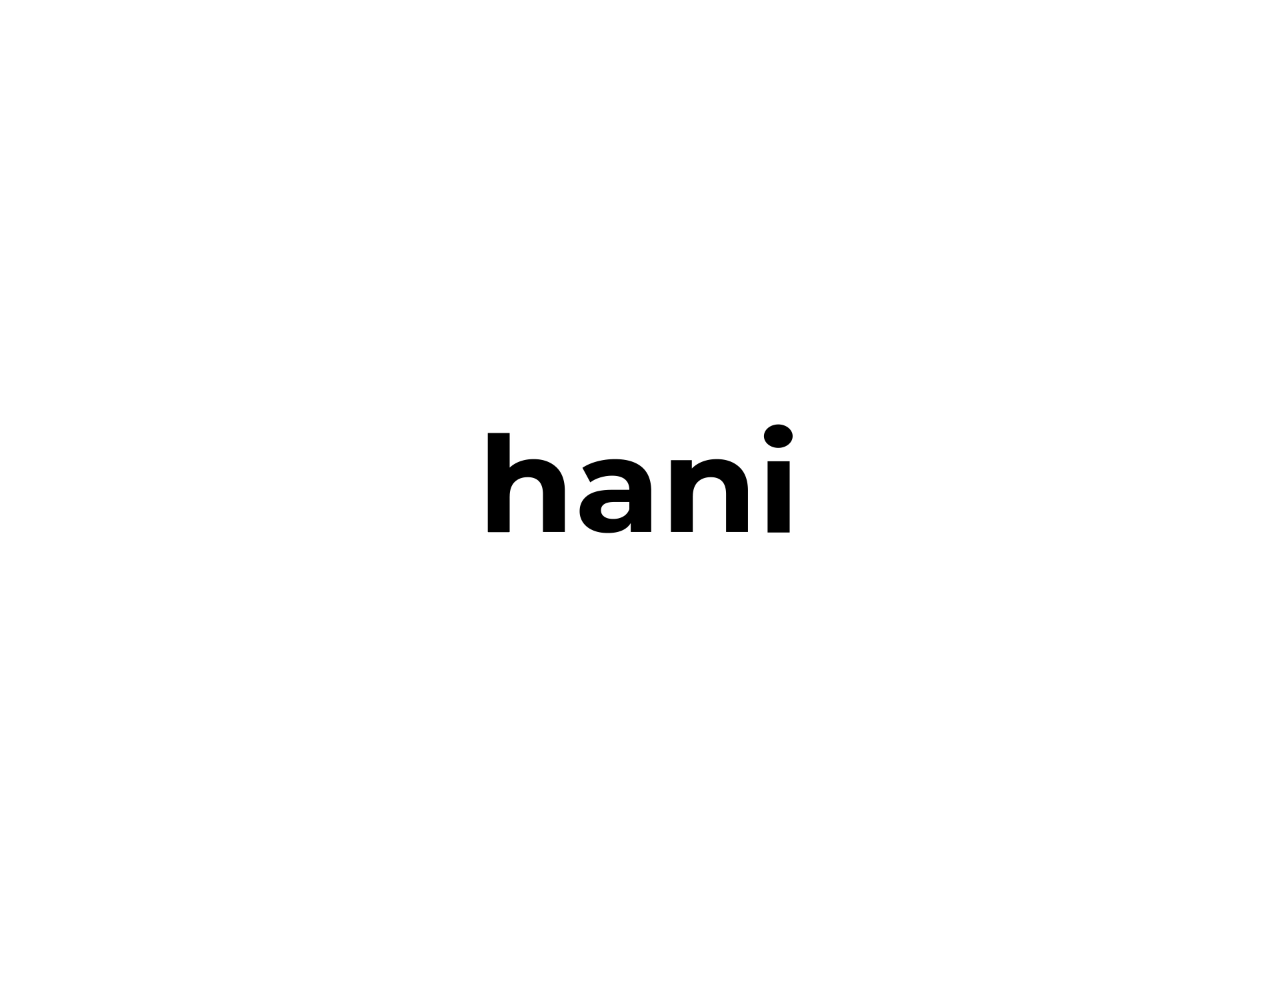
<file: index.html>
<!DOCTYPE html>
<html lang="en" dir="ltr">
	<head>
		<link
			rel="stylesheet"
			href="https://use.fontawesome.com/releases/v5.5.0/css/all.css"
			integrity="sha384-B4dIYHKNBt8Bc12p+WXckhzcICo0wtJAoU8YZTY5qE0Id1GSseTk6S+L3BlXeVIU"
			crossorigin="anonymous"
		/>
		<link
			href="https://fonts.googleapis.com/css?family=Montserrat:100,200,300,400,600,700,900"
			rel="stylesheet"
		/>
		<link
			href="https://fonts.googleapis.com/css?family=Karla"
			rel="stylesheet"
		/>
		<link
			rel="stylesheet"
			href="https://use.fontawesome.com/releases/v5.8.2/css/all.css"
			integrity="sha384-oS3vJWv+0UjzBfQzYUhtDYW+Pj2yciDJxpsK1OYPAYjqT085Qq/1cq5FLXAZQ7Ay"
			crossorigin="anonymous"
		/>
		<link rel="stylesheet" href="style.css" />
		<link rel="stylesheet" href="animation.css" />
		<meta charset="utf-8" />
		<meta name="viewport" content="width=device-width,initial-scale=1" />
		<title>Hanna White</title>
	</head>
	<body>
		<div class="loading-screen">
			<video
				src="bilder/logo_loading_01.mp4"
				autoplay
				muted
				type="video/mp4"
			></video>
		</div>
		<div class="all-content remove-from-dom">
			<nav>
				<div class="flex-container">
					<a href="/"><img src="bilder/logo-hani.png" alt="logga"/></a>
					<div class="nav-links">
						<a href="#work">Latest work</a>
						<a href="about-me.html">About me</a>
						<a href="fun.html">Fun</a>
					</div>
					<span class="burgermenu" style="font-size:30px;cursor:pointer"
						>&#9776;</span
					>
				</div>
			</nav>
			<div id="mySidenav" class="sidenav">
				<span class="closebtn">&times;</span>
				<div class="latest_work">
					<a href="/#work">Latest work</a>
				</div>
				<div class="about_me_link">
					<a href="about-me.html">About me</a>
				</div>
				<div class="about_me_link">
					<a href="fun.html">Fun</a>
				</div>
			</div>

			<a href="#work">
				<svg
					width="30"
					height="15"
					viewBox="0 0 1030 543"
					fill="none"
					xmlns="http://www.w3.org/2000/svg"
					class="arrow-svg"
				>
					<path
						fill-rule="evenodd"
						clip-rule="evenodd"
						d="M16.9749 17.7254C30.4907 4.37043 41.6567 -7.50002 55.1725 5.85496L515.232 460.44L975.291 5.85496C988.807 -7.50002 997.983 4.37019 1011.5 17.7252C1025.01 31.0802 1037.75 40.8627 1024.24 54.2176L539.704 532.984C526.189 546.339 504.275 546.339 490.759 532.984L6.22738 54.2176C-7.28844 40.8627 3.45907 31.0804 16.9749 17.7254Z"
						fill="black"
					/>
				</svg>
			</a>
		</div>

		<section id="work" class="remove-from-dom">
			<div class="container" id="projekt-1">
				<!-- <img src="bilder/island_mockup_green3.png" alt="mockup_case1" class="image"> -->
				<a href="cases/case1.html">
					<div class="overlay">
						<div class="text">
							<h2>Island Of Light</h2>
							<!-- <p>Create an experience based interaction for the light festival Island of Light in Smögen.</p> -->
						</div>
					</div>
				</a>
			</div>
			<div class="container" id="projekt-2">
				<!-- <img src="bilder/sgn_mockup_3.png" alt="mockup_case1" class="image"> -->
				<a href="cases/case2.html">
					<div class="overlay">
						<div class="text">
							<h2>Support Group Network</h2>
							<!-- <p>Brand identity and redesign of wordpress website for a non-profit organization.</p> -->
						</div>
					</div>
				</a>
			</div>
			<div class="container" id="projekt-3">
				<!-- <img src="bilder/nasa_mockup.png" alt="mockup_case1" class="image"> -->
				<a href="cases/case3.html">
					<div class="overlay">
						<div class="text">
							<h2>Kultur Akademin</h2>
							<!-- <p>
              Start from NASA's old graphic manual and create an e-commerce based on their identity.</p> -->
						</div>
					</div>
				</a>
			</div>
			<div class="container" id="projekt-4">
				<!-- <img src="bilder/so-good-soda.gif" alt="mockup_case1" class="image"> -->
				<a href="cases/case4.html">
					<div class="overlay">
						<div class="text">
							<h2>
								<br />
								Swapsie
							</h2>
						</div>
					</div>
				</a>
			</div>
		</section>

		<script type="text/javascript" src="main.js"></script>
	</body>
</html>
</file>
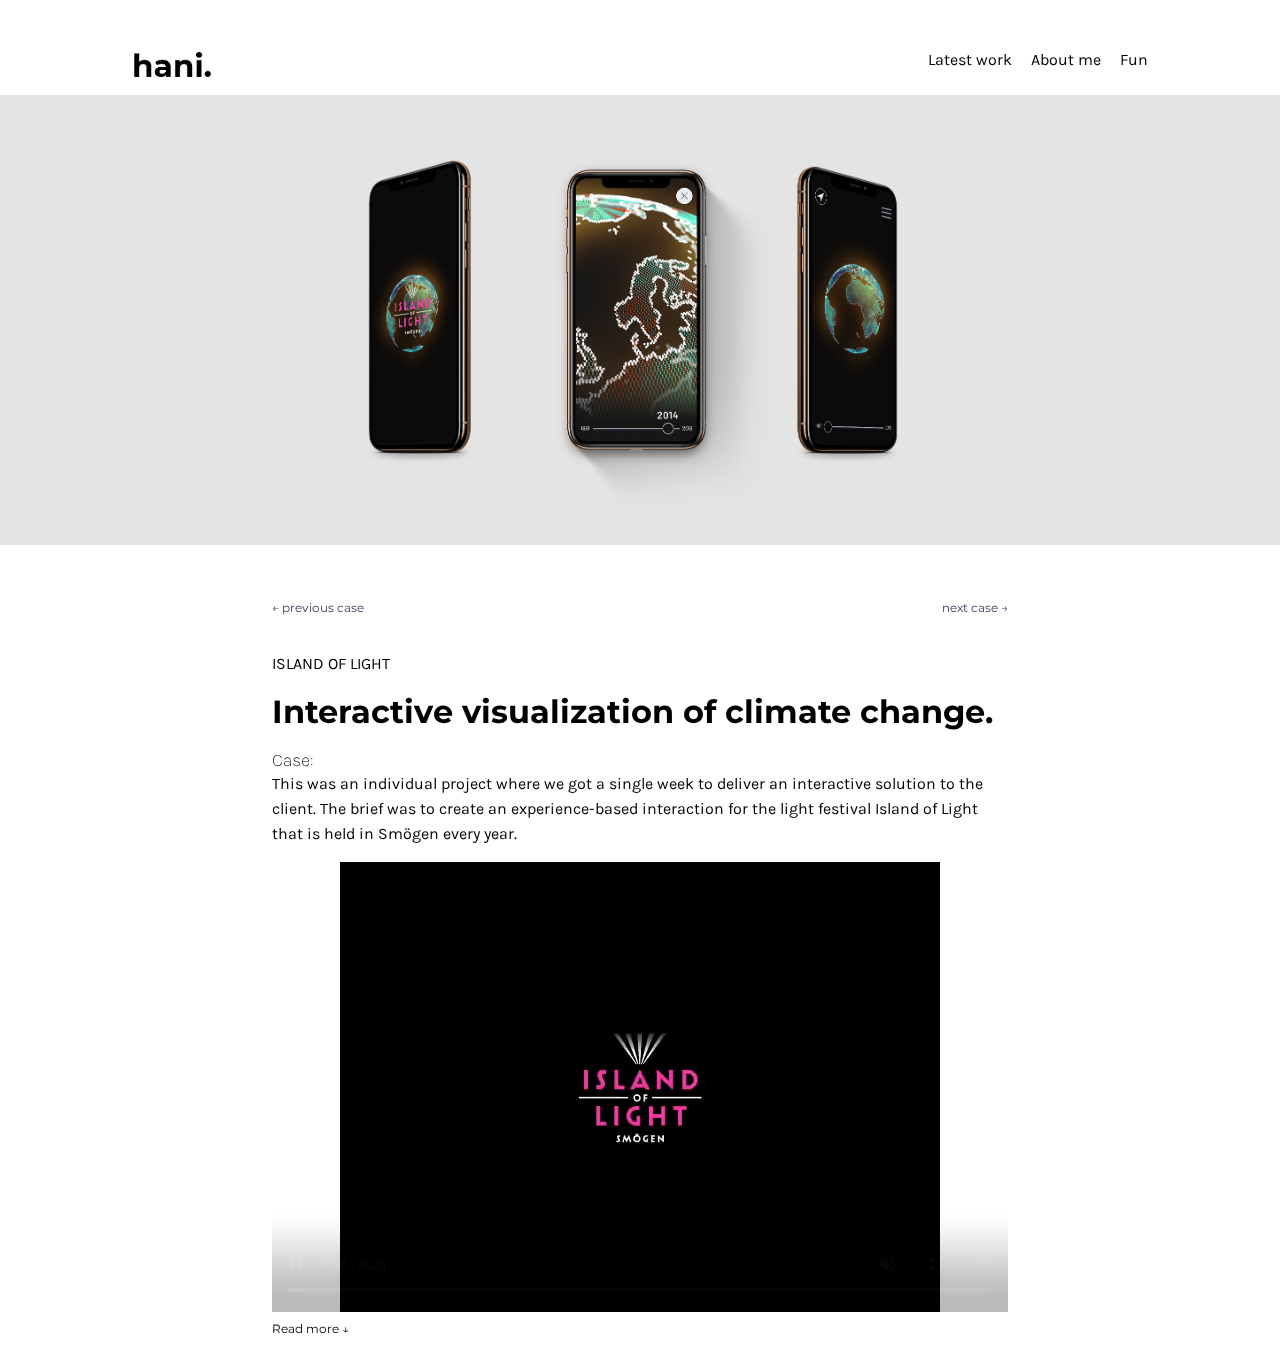
<file: cases/case1.html>
<!DOCTYPE html>
<html lang="en" dir="ltr">
	<head>
		<link
			rel="stylesheet"
			href="https://use.fontawesome.com/releases/v5.5.0/css/all.css"
			integrity="sha384-B4dIYHKNBt8Bc12p+WXckhzcICo0wtJAoU8YZTY5qE0Id1GSseTk6S+L3BlXeVIU"
			crossorigin="anonymous"
		/>
		<link
			href="https://fonts.googleapis.com/css?family=Montserrat:400,700,900"
			rel="stylesheet"
		/>
		<link
			href="https://fonts.googleapis.com/css?family=Karla"
			rel="stylesheet"
		/>
		<link rel="stylesheet" href="../style.css" />
		<link rel="stylesheet" href="../helpers.css" />
		<meta name="viewport" content="width=device-width,initial-scale=1" />
		<meta charset="utf-8" />
		<title>portfolio</title>
	</head>

	<body>
		<div class="case-content">
			<div class="case_hero1"></div>
			<nav>
				<div class="flex-container">
					<a href="/"><img src="../bilder/logo-hani.png" alt="logga"/></a>
					<div class="nav-links">
						<a href="/#work">Latest work</a>
						<a href="/about-me.html">About me</a>
						<a href="/fun.html">Fun</a>
					</div>
					<span
						class="burgermenu"
						style="font-size:30px;cursor:pointer"
						onclick="openNav()"
						>&#9776;</span
					>
				</div>
			</nav>

			<div id="mySidenav" class="sidenav">
				<span class="closebtn" onclick="closeNav()">&times;</span>

				<div class="latest_work"><a href="/#work">Latest work</a></div>
				<div class="about_me_link"><a href="../about-me.html">About me</a></div>
				<div class="about_me_link">
					<a href="../fun.html">Fun</a>
				</div>
			</div>

			<div class="case">
				<!-- <div class="tillbaka_pil">
          <a href="case2.html">
            <img src="../bilder/arrow_right.svg" alt="tillbaka pil" />
          </a>
        </div> -->

				<div class="case_text">
					<div class="next_previous">
						<a href="case3.html"> ← previous case </a>
						<a href="case2.html">next case → </a>
					</div>
					<br />
					<br />
					<p>ISLAND OF LIGHT</p>
					<!-- <h1>Island of light –</h1> -->
					<h1>Interactive visualization of climate change.</h1>

					<!-- <p>Tools: Figma, After Effects, Trapcode, Premiere Pro, Photoshop</p> -->
					<h3>Case:</h3>
					<p>
						This was an individual project where we got a single week to deliver
						an interactive solution to the client. The brief was to create an
						experience-based interaction for the light festival Island of Light
						that is held in Smögen every year.
					</p>
					<!-- <h4>
            <span class="island-span"
              >“Perfect oppurtunity to reach out to 30 000 visitors.”
            </span>
          </h4> -->
					<video
						controls
						autoplay
						muted
						src="../bilder/sweden_movie.mp4"
					></video>

					<div class="toggle-content-button">
						<!-- <h5>Read more</h5> -->
						<div class="read_more"><p>Read more ↓</p></div>
					</div>

					<div class="hidden-content">
						<p>
							The customer wants to increase participation and improve the
							experience of the festival Island of Light. The product should be
							adapted to a digital screen, such as a mobile or ipad, as it is
							the primary communication channel during the festival in addition
							to IRL elements.
						</p>

						<img
							src="/bilder/installation_island.jpg"
							alt="Installation interactive corner"
						/>

						<h3>Solution:</h3>
						<p>
							I created an interactive visualization of climate change in the
							world with a focus on temperature increase. The user can see how
							much temperature has increased during their lifetime, using a
							color-coded map and also how it looks where they live. My idea is
							that visitors interact with a digital screen like an ipad, but the
							design can also be adapted to the mobile. The digital screen can
							be located in a room. A kind of "interactive corner" for all
							festival visitors to experience.
						</p>
						<!-- <video
							controls
							autoplay
							muted
							src="../bilder/movie_island.mp4"
						></video> -->

						<h3>Process:</h3>
						<p>
							I wanted to take this opportunity to focus on the environmental
							issue when the client mentioned that it could be an approach. To
							create a more emotional effect on the visitor, I made the design
							choice to let the user fill in the year of birth and where they
							live. In this way, the user gets a more personal connection to
							climate change, by seeing the change during their lifetime and how
							much it has changed where they live.
						</p>

						<h3>Tools:</h3>
						<p>In this project i used After Effects, Photoshop and Figma</p>
						<div class="toggle-content-button">
							<!-- <h5>Läs mindre</h5> -->
							<div class="read_more"><p>Read less ↑</p></div>
						</div>
					</div>
					<!-- HIDDEN CONTENT END -->
				</div>
			</div>
		</div>

		<script type="text/javascript" src="../main.js"></script>
	</body>
</html>
</file>
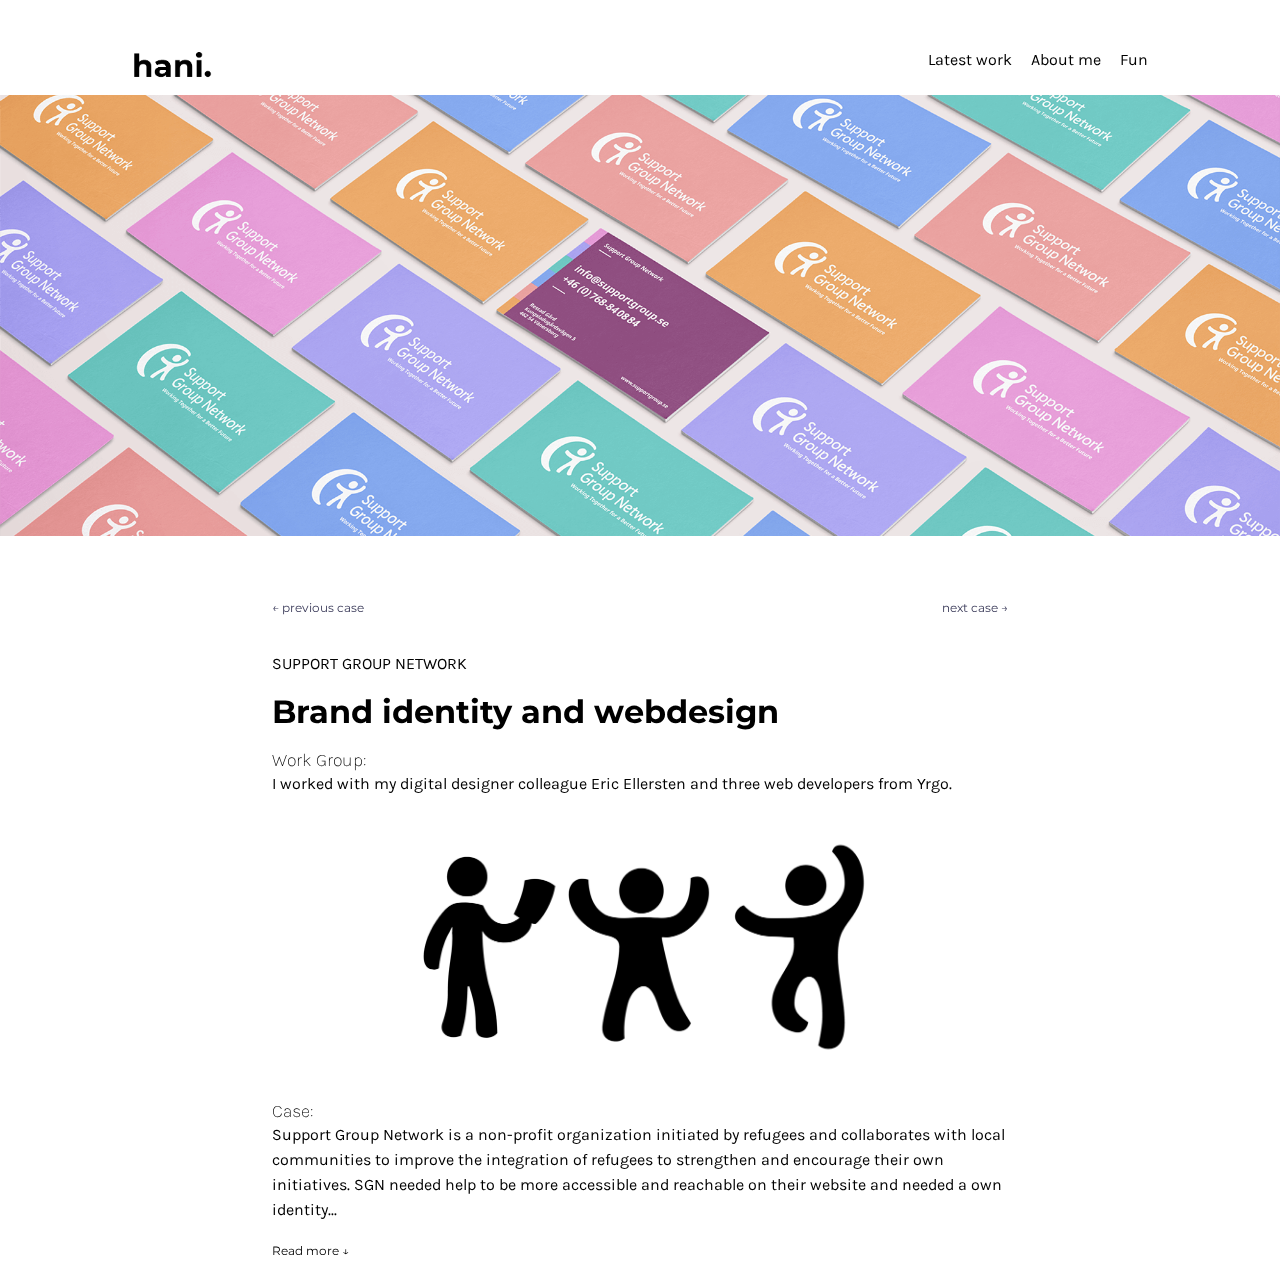
<file: cases/case2.html>
<!DOCTYPE html>
<html lang="en" dir="ltr">
	<head>
		<link
			rel="stylesheet"
			href="https://use.fontawesome.com/releases/v5.5.0/css/all.css"
			integrity="sha384-B4dIYHKNBt8Bc12p+WXckhzcICo0wtJAoU8YZTY5qE0Id1GSseTk6S+L3BlXeVIU"
			crossorigin="anonymous"
		/>
		<link rel="stylesheet" href="../style.css" />
		<link rel="stylesheet" href="../helpers.css" />
		<link
			href="https://fonts.googleapis.com/css?family=Montserrat:400,700, 900"
			rel="stylesheet"
		/>
		<link
			href="https://fonts.googleapis.com/css?family=Karla"
			rel="stylesheet"
		/>
		<meta name="viewport" content="width=device-width,initial-scale=1" />
		<meta charset="utf-8" />
		<title>portfolio</title>
	</head>

	<body>
		<div class="case-content">
			<div class="case_hero2"></div>

			<nav>
				<div class="flex-container">
					<a href="/"><img src="../bilder/logo-hani.png" alt="logga"/></a>
					<div class="nav-links">
						<a href="/#work">Latest work</a>
						<a href="/about-me.html">About me</a>
						<a href="/fun.html">Fun</a>
					</div>
					<span
						class="burgermenu"
						style="font-size:30px;cursor:pointer"
						onclick="openNav()"
						>&#9776;</span
					>
				</div>
			</nav>

			<div id="mySidenav" class="sidenav">
				<span class="closebtn" onclick="closeNav()">&times;</span>

				<div class="latest_work"><a href="/#work">Latest work</a></div>
				<div class="about_me_link"><a href="/about-me.html">About me</a></div>
				<div class="about_me_link">
					<a href="/fun.html">Fun</a>
				</div>
			</div>

			<div class="case">
				<!-- <div class="tillbaka_pil">
          <a href="case4.html">
            <img src="../bilder/arrow_right.svg" alt="tillbaka pil" />
          </a>
        </div> -->
				<!-- <div class="img_container">
          <img src="bilder/figurer.gif" alt="mockup_festival_design" />
          <img src="bilder/colors.gif" alt="mockup_festival_design" />

          <img src="bilder/sgn_figurer_2.gif" alt="mockup_festival_design" />
          <img src="bilder/sgn_mockup_grey.png" alt="mockup_festival_design" />
          <img src="bilder/mobile_sgn_grey.png" alt="mockup_festival_design" />

          <video nocontrols autoplay muted>
            <source src="bilder/instagram.mp4" type="video/mp4" />
          </video>
        </div> -->

				<div class="case_text">
					<div class="next_previous">
						<a href="case1.html"> ← previous case </a>
						<a href="case4.html">next case → </a>
					</div>
					<br />
					<br />
					<p>SUPPORT GROUP NETWORK</p>

					<!-- <h1>Support Group Network –</h1> -->
					<h1>Brand identity and webdesign</h1>
					<!-- <p>Tools: Figma, After Effects, Illustrator, Glyphs, Photoshop</p> -->

					<h3>Work Group:</h3>
					<p>
						I worked with my digital designer colleague Eric Ellersten and three
						web developers from Yrgo.
					</p>
					<div class="middle2_3"></div>
					<h3>Case:</h3>
					<p>
						Support Group Network is a non-profit organization initiated by
						refugees and collaborates with local communities to improve the
						integration of refugees to strengthen and encourage their own
						initiatives. SGN needed help to be more accessible and reachable on
						their website and needed a own identity...
					</p>

					<div class="toggle-content-button">
						<!-- <h5>Read more</h5> -->
						<div class="read_more"><p>Read more ↓</p></div>
					</div>

					<div class="hidden-content">
						<h5>
							<span class="adnan_quote">
								“We want to add colour to society, will never be the dark spot”
								— Adnan Abdulghani
							</span>
						</h5>

						<h3>Process:</h3>
						<p>
							Support Group Network (also called SGN) is growing thanks to
							collaborations with the local communities and the Swedes. SGN is
							less interested in money donations and more interested in
							collaborations that can help refugees to establish themselves in
							society. With this in mind, we chose to focus on how SGN can reach
							out with their model through their website and get more people to
							get involved.
						</p>

						<!-- <p>My focus was on web design, work process and structure as well as the moving material including content on
          social media. My designer colleague
          Erics focus was on creating the custom logo typeface and the figures. For 5 weeks we sat together and
          communicated a lot
          about all the design
          choices we made. In this way, everything we did became clear to both of us and why we did as we did.</p> -->

						<h3>Solution:</h3>
						<p>
							We took what we had learnt and narrowed it down to one sentence
							that have been dictating every decision we have made.
						</p>
						<h4>
							“We
							<span class="sgn">[SGN],</span>
							<span class="add">add color to society</span>
							<span class="you">and You,</span>
							<span class="swede">[the Swede],</span>
							<span class="happen">makes this happen.</span>”
						</h4>

						<!-- <p>
              As we want to create interaction we keep the language clear and
              point out that YOU can make a difference. We want everyone to make
              contact with us.
            </p> -->

						<p>
							For SGN identity, we made a custom logo typeface, together with a
							support figure, which makes it easy for SGN to make new logos for
							future projects. For everything else we have Noto Sans which isn’t
							only free but also has support for a ridiculous amount of
							languages which means no need to use a different typeface in other
							countries.
						</p>
						<div class="middle2_2"></div>

						<p>
							The webpage is basically a big menu. It contains six categories
							divided by colors and two options to maximise accessibility.
							Larger text and High contrast mode. Since our support figure
							represents the humans behind Support Group Network we have put
							them in a lot of different places, as the icon that moves and
							subtly in the background.
						</p>
						<div class="middle2_4"></div>
						<!-- <div class="middle2_5"></div> -->

						<!-- <img
              src="bilder/mobile_sgn_grey.png"
              alt="mockup_festival_design"
            />

            <img
              src="bilder/sgn_mockup_grey.png"
              alt="mockup_festival_design"
            /> -->

						<!-- <p>
              The opportunity to contact SGN is the key element of the website.
              There are many ways to end up here. We give the user window the
              window the opportunity to end up here to make contact and dive
              deeper into your organization and finally become part of it.
            </p> -->
						<p>
							After a lot of researching, a lot of discussing, a lot of user
							feedback and a lot of tweaking, We believe we managed to capture
							and deliver what we planed on, something that from the core is
							built with a purpose, something that breathes colour, movement and
							happiness, something that really expresses the creativity that
							Support Group Network is all about. Something versatile and
							exciting. Something that will make a difference.
						</p>

						<div class="middle2_1"></div>
						<video
							controls
							autoplay
							muted
							src="../bilder/instagram.mp4"
						></video>

						<div class="toggle-content-button">
							<!-- <h5>Read less</h5> -->
							<div class="read_more"><p>Read less ↑</p></div>
						</div>
					</div>
					<!-- HIDDEN CONTENT END -->
				</div>
			</div>
		</div>

		<script type="text/javascript" src="../main.js"></script>
	</body>
</html>
</file>
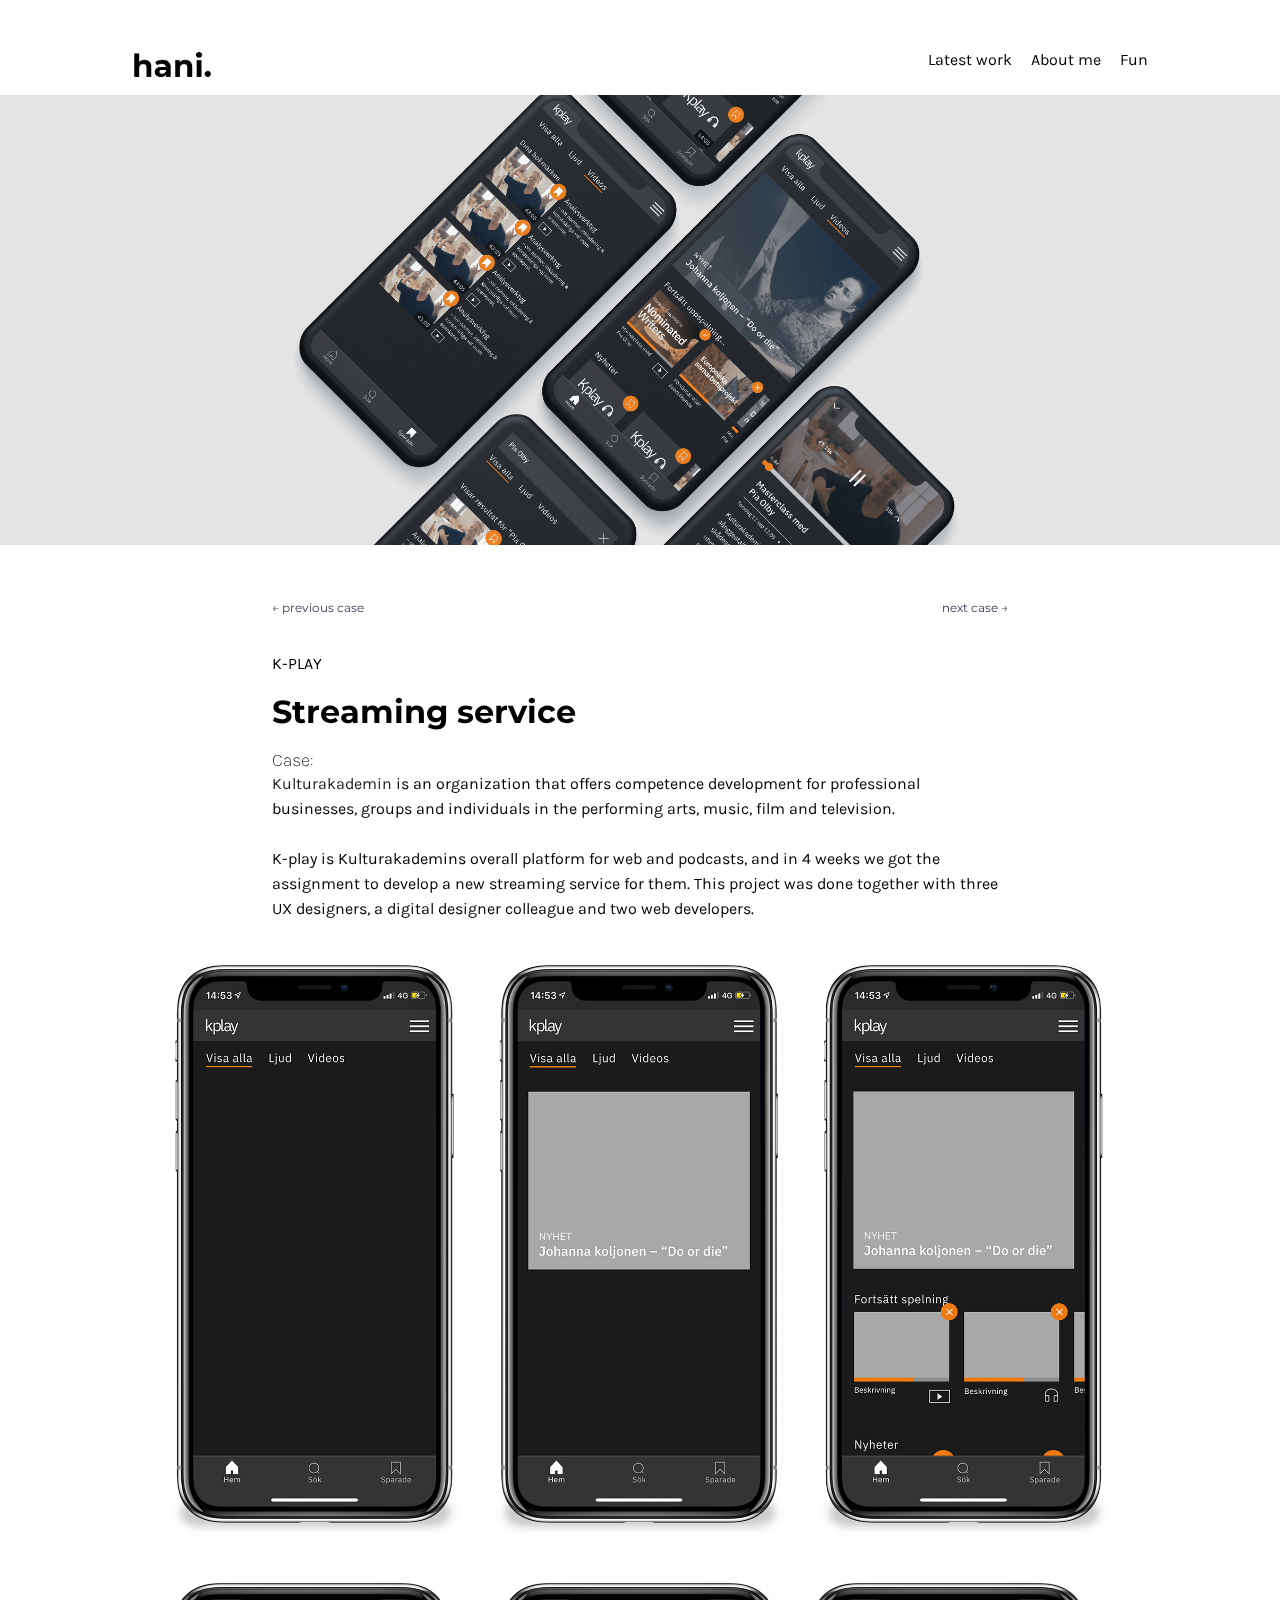
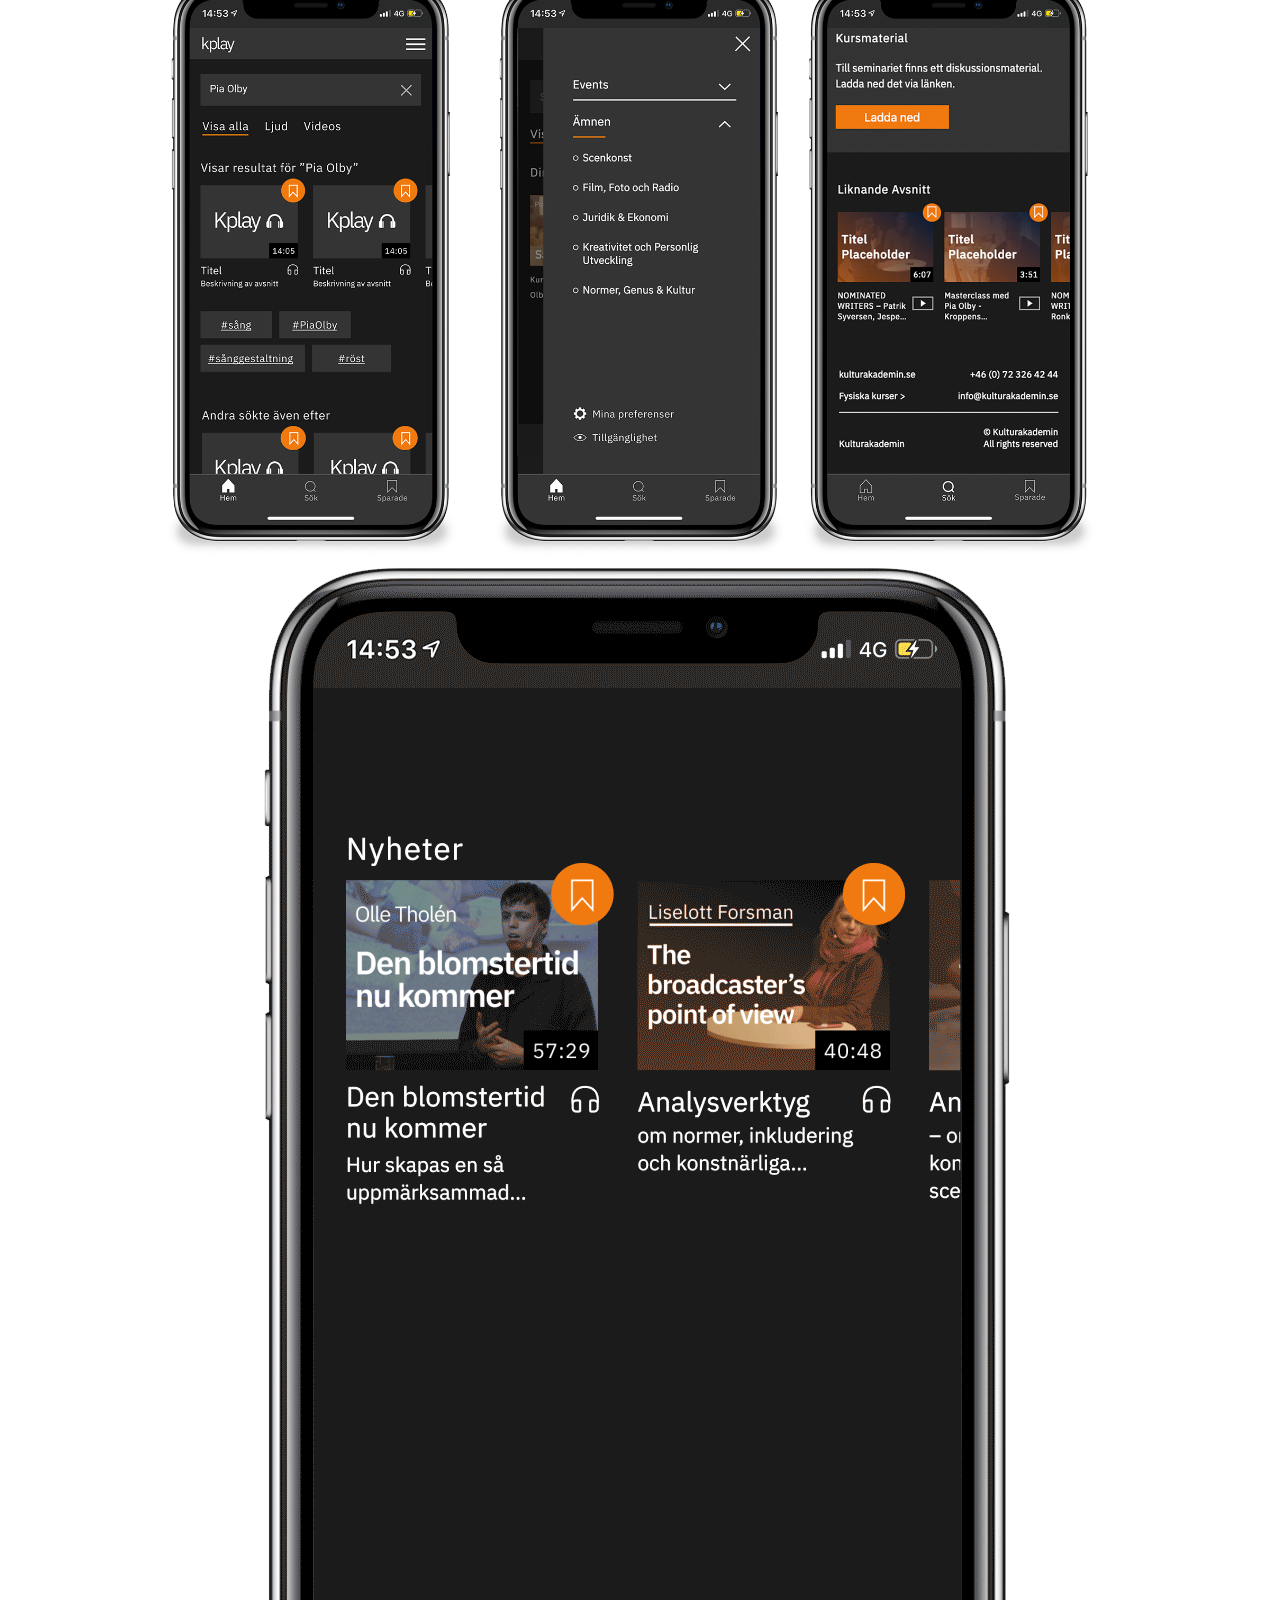
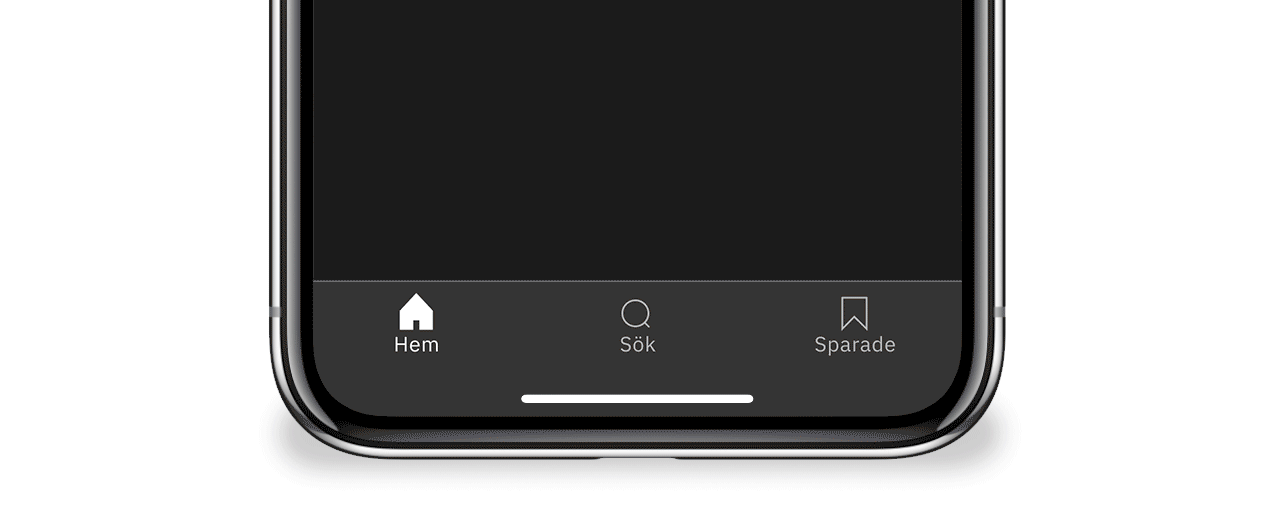
<file: cases/case3.html>
<!DOCTYPE html>
<html lang="en" dir="ltr">
	<head>
		<link
			rel="stylesheet"
			href="https://use.fontawesome.com/releases/v5.5.0/css/all.css"
			integrity="sha384-B4dIYHKNBt8Bc12p+WXckhzcICo0wtJAoU8YZTY5qE0Id1GSseTk6S+L3BlXeVIU"
			crossorigin="anonymous"
		/>
		<link rel="stylesheet" href="../style.css" />
		<link rel="stylesheet" href="../helpers.css" />
		<link
			href="https://fonts.googleapis.com/css?family=Montserrat:400,700,900"
			rel="stylesheet"
		/>
		<link
			href="https://fonts.googleapis.com/css?family=Karla"
			rel="stylesheet"
		/>
		<meta name="viewport" content="width=device-width,initial-scale=1" />
		<meta charset="utf-8" />
		<title>portfolio</title>
	</head>

	<body>
		<div class="case-content">
			<div class="case_hero3">
				<!-- <video
          controls
          autoplay
          muted
          src="../bilder/mobile_nasa.mp4"
        ></video> -->
			</div>
			<nav>
				<div class="flex-container">
					<a href="/"><img src="../bilder/logo-hani.png" alt="logga"/></a>
					<div class="nav-links">
						<a href="/#work">Latest work</a>
						<a href="/about-me.html">About me</a>
						<a href="/fun.html">Fun</a>
					</div>
					<span
						class="burgermenu"
						style="font-size:30px;cursor:pointer"
						onclick="openNav()"
						>&#9776;</span
					>
				</div>
			</nav>
			<div id="mySidenav" class="sidenav">
				<span class="closebtn" onclick="closeNav()">&times;</span>

				<div class="latest_work"><a href="/#work">Latest work</a></div>
				<div class="about_me_link"><a href="/about-me.html">About me</a></div>
				<div class="about_me_link">
					<a href="/fun.html">Fun</a>
				</div>
			</div>

			<div class="case">
				<!-- <div class="tillbaka_pil">
          <a href="case1.html">
            
        <img src="../bilder/arrow_right.svg" alt="tillbaka pil" />
          </a>
         
        </div> -->

				<div class="case_text">
					<div class="next_previous">
						<a href="case4.html"> ← previous case </a>
						<a href="case1.html">next case → </a>
					</div>
					<br />
					<br />

					<div class="about_case">
						<p>K-PLAY</p>
						<h1>Streaming service</h1>
						<h3>Case:</h3>
						<div class="all_paragraph">
							<p>
								<a href="https://www.Kulturakademin.com/">Kulturakademin</a>
								is an organization that offers competence development for
								professional businesses, groups and individuals in the
								performing arts, music, film and television.
								<br />
								<br />
								K-play is Kulturakademins overall platform for web and podcasts,
								and in 4 weeks we got the assignment to develop a new streaming
								service for them. This project was done together with three UX
								designers, a digital designer colleague and two web developers.
							</p>
							<br />
						</div>
					</div>
				</div>

				<div class="streaming_image">
					<img src="../bilder/process-mockup.png" alt="" />
					<img src="../bilder/process-mockup2.png" alt="" />
					<img src="../bilder/spara-kplay.gif" alt="" />
				</div>
			</div>
		</div>
		<!-- HIDDEN CONTENT END -->

		<script type="text/javascript" src="../main.js"></script>
	</body>
</html>
</file>
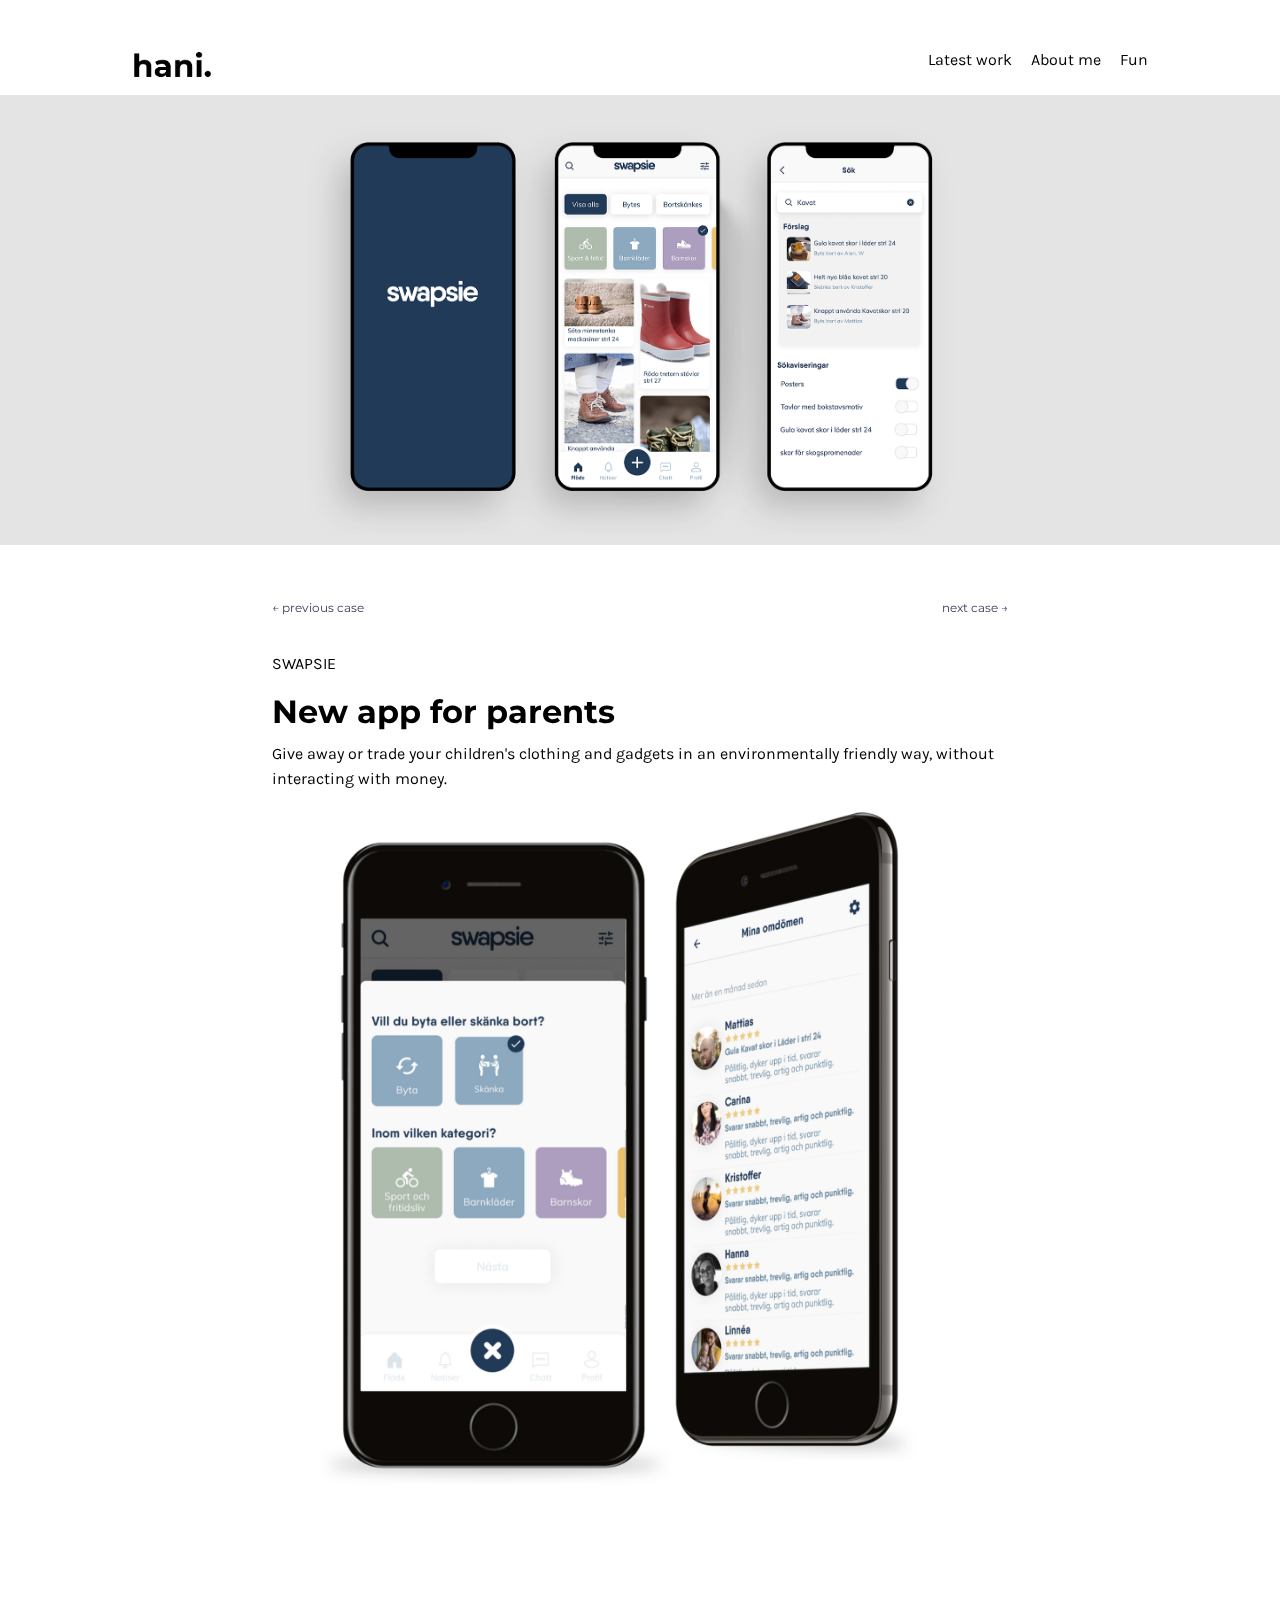
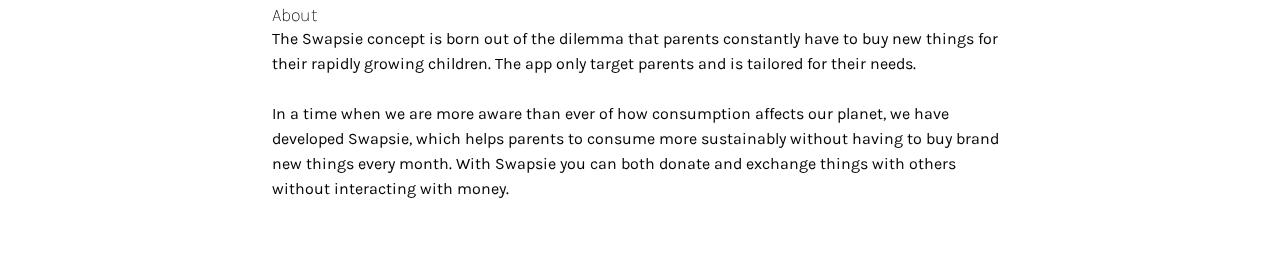
<file: cases/case4.html>
<!DOCTYPE html>
<html lang="en" dir="ltr">
	<head>
		<meta name="viewport" content="width=device-width,initial-scale=1" />
		<link
			rel="stylesheet"
			href="https://use.fontawesome.com/releases/v5.5.0/css/all.css"
			integrity="sha384-B4dIYHKNBt8Bc12p+WXckhzcICo0wtJAoU8YZTY5qE0Id1GSseTk6S+L3BlXeVIU"
			crossorigin="anonymous"
		/>
		<link rel="stylesheet" href="../style.css" />
		<link rel="stylesheet" href="../helpers.css" />
		<link
			href="https://fonts.googleapis.com/css?family=Montserrat:400,700,900"
			rel="stylesheet"
		/>
		<link
			href="https://fonts.googleapis.com/css?family=Karla"
			rel="stylesheet"
		/>
		<meta charset="utf-8" />
		<title>portfolio</title>
	</head>

	<body>
		<div class="case-content">
			<div class="case_hero4"></div>
			<nav>
				<div class="flex-container">
					<a href="/"><img src="/bilder/logo-hani.png" alt="logga"/></a>
					<div class="nav-links">
						<a href="/#work">Latest work</a>
						<a href="/about-me.html">About me</a>
						<a href="/fun.html">Fun</a>
					</div>
					<span
						class="burgermenu"
						style="font-size:30px;cursor:pointer"
						onclick="openNav()"
						>&#9776;</span
					>
				</div>
			</nav>

			<div id="mySidenav" class="sidenav">
				<span class="closebtn" onclick="closeNav()">&times;</span>

				<div class="latest_work"><a href="/#work">Latest work</a></div>
				<div class="about_me_link"><a href="/about-me.html">About me</a></div>
				<div class="about_me_link">
					<a href="/fun.html">Fun</a>
				</div>
			</div>

			<div class="case">
				<!-- <div class="tillbaka_pil">
          <a href="case3.html">
            <img src="../bilder/arrow_right.svg" alt="tillbaka pil" />
          </a>
        </div> -->

				<div class="case_text">
					<div class="next_previous">
						<a href="case2.html"> ← previous case </a>
						<a href="case3.html">next case → </a>
					</div>
					<br />
					<br />
					<p>SWAPSIE</p>
					<!-- <h1>Menstrual Coach –</h1> -->
					<h1>New app for parents</h1>
					<!-- <p>Tools: Sketch, Flinto, Photoshop</p> -->
					<p>
						Give away or trade your children's clothing and gadgets in an
						environmentally friendly way, without interacting with money.
					</p>
					<div class="streaming_image">
						<img src="../bilder/mockup_swapsie3.png" alt="" />
						<!-- <img src="/bilder/mockup_swapsie2.png" alt="" /> -->
					</div>

					<br />
					<br />
					<br />
					<h3>About</h3>
					<p>
						The Swapsie concept is born out of the dilemma that parents
						constantly have to buy new things for their rapidly growing
						children. The app only target parents and is tailored for their
						needs. 
						<br />
						<br />
						In a time when we are more aware than ever of how consumption
						affects our planet, we have developed Swapsie, which helps parents
						to consume more sustainably without having to buy brand new things
						every month. With Swapsie you can both donate and exchange things
						with others without interacting with money.
					</p>

					<!-- <div class="toggle-content-button">
		
						<div class="read_more"><p>Read more ↓</p></div>
					</div>

					<div class="hidden-content"> -->
					
						<br />
						<br />
						<br />

						<!-- <div class="toggle-content-button">
					
							<div class="read_more"><p>Read less ↑</p></div>
						</div> -->
					</div>
			
				</div>
			</div>
		</div>

		<script type="text/javascript" src="../main.js"></script>
	</body>
</html>
</file>
<file: style.css>
html {
	scroll-behavior: smooth;
	overflow: hidden;
}

body {
	background-color: #fff;
	margin: 0;
	padding: 0;
	position: relative;
	overflow: hidden;
	height: 100%;
}

/* * {
  border: 2px solid pink;

} */

a:hover {
	cursor: pointer !important;
}
a {
	text-decoration: none;
}

.loading-screen {
	position: absolute;
	top: 0;
	left: 0;
	z-index: 2;
	height: 100vh;
	width: 100vw;
	display: flex;
	justify-content: center;
	align-content: center;
}
.loading-screen video {
	height: 100vh;
	width: 100vw;
	display: flex;
	justify-content: center;
	align-content: center;
	background-color: #fff;
}
.all-content {
	display: grid;
	grid-template-columns: 132px 1fr 132px;
	grid-template-rows: 70px 1fr;
	margin-top: 30px;
	margin-left: 1.5vw;
	margin-right: 1.5vw;
}

.fun-work {
	display: grid;
	grid-template-columns: 132px 1fr 1fr 1fr 132px;
	margin-top: 30px;
}

.fun-1 {
	background-image: url('bilder/pipe2.gif');
	background-size: cover;
	background-repeat: no-repeat;
	background-position: center;
	grid-column: 2 / 3;
}

.fun-2 {
	background-image: url('bilder/soda_good.gif');
	background-size: cover;
	background-repeat: no-repeat;
	background-position: center;
	grid-column: 3/ 4;
}

.fun-3 {
	background-image: url('bilder/napoleon.gif');
	background-size: cover;
	background-repeat: no-repeat;
	background-position: center;
	grid-column: 4 / 5;
}

.fun-4 {
	background-image: url('bilder/musicplayer.gif');
	background-size: cover;
	background-repeat: no-repeat;
	background-position: center;
	grid-column: 2/ 3;
}
.fun-5 {
	background-image: url('bilder/gothenburg_fish.gif');
	background-size: cover;
	background-repeat: no-repeat;
	background-position: center;
	grid-column: 3/ 4;
}
.fun-6 {
	background-image: url('bilder/instruktion.gif');
	background-size: cover;
	background-repeat: no-repeat;
	background-position: center;
	grid-column: 4/ 5;
}

#work {
	display: grid;
	grid-template-columns: 132px 1fr 1fr 132px;
	grid-template-rows: 1fr 1fr;
	margin-top: 30px;
}
.arrow-svg {
	position: absolute;
	visibility: hidden;
	color: #fff;
}

.case-content {
	display: grid;
	grid-template-columns: 300px 1fr 300px;
	grid-template-rows: 70px 1fr;
	margin-top: 50px;
	position: relative;
}

.sidenav {
	height: 100%;
	width: 100%;
	position: fixed;
	/* z-index: -1; */
	top: 0;
	right: 0;
	background-color: #fff;
	/* overflow-x: hidden; */
	transition: ease-out 0.2s;
	padding-top: 15px;
	font-family: montserrat;
	opacity: 0;
	display: flex;
	flex-direction: column;
	align-items: center;
}
.sidenav a {
	text-decoration: none;
}

.sidenav :hover {
	color: #e4e4e4;
	cursor: pointer;
}

.sidenav .closebtn {
	position: absolute;
	right: 25px;
	font-size: 50px;
	margin-left: 50px;
	cursor: pointer;
	right: 32px;
}

.latest_work {
	padding: 8px 8px 8px 32px;
	text-decoration: none;
	font-size: 40px;
	font-weight: bold;
	color: #000;
	display: block;
	transition: 0.3s;
	margin-top: 20vh;
}

.about_me_link {
	padding: 8px 8px 8px 32px;
	text-decoration: none;
	font-size: 40px;
	font-weight: bold;
	color: #000;
	display: block;
	transition: 0.3s;
}

h1 {
	font-family: 'Montserrat', sans-serif;
	font-weight: bold;
	font-size: 32px;
	margin-top: 0px;
	margin-bottom: 10px;
}

p {
	font-family: 'Karla', sans-serif;
	font-size: 16px;
	line-height: 25px;
	margin-top: 0px;
}
.next_previous {
	display: flex;
	justify-content: space-between;
	margin-top: 30px;
	font-family: montserrat;
	font-size: 12px;
}
.next_previous a {
	color: rgb(57, 57, 88);
}

.streaming_image {
	display: flex;
	flex-direction: column;
	align-items: center;
}

.read_more p {
	font-family: montserrat;
	font-size: 12px;
}

.case_text h3 {
	margin-bottom: 0px;
}
.case_text p {
	margin-top: 0px;
}

.flex-container {
	font-family: 'Karla', sans-serif;
	display: flex;
	justify-content: space-between;
	height: 70px;
}

.flex-container a {
	text-decoration: none;
	color: black;
}

.flex-container a img {
	width: 80px;
}
.nav-links {
	width: 220px;
	display: flex;
	justify-content: space-between;
}

nav {
	width: 100%;
	grid-row: 1;
	grid-column: 2 / 3;
	z-index: 2;
}

nav a:hover {
	color: rgb(58, 58, 58);
	/* transform: scale(1.2); */
}

nav a:active {
	color: black;
}
.about-me-grid-nav {
	width: 100%;
	grid-row: 1;
	grid-column: 2 / 4;
	z-index: 2;
}

/* .first-page-content {
  grid-template-columns: 132px 1fr 132px;
  grid-column: 3 / 4;
  grid-row: 2;
} */

.introduction {
	display: flex;
	/* justify-content: center; */
	margin: 0px;
}

.social {
	grid-row: 4;
	grid-column: 2;
	margin-bottom: 85px;
	z-index: 1;
}

.social a :hover {
	color: rgb(58, 58, 58);
	transform: scale(1.2);
	cursor: pointer;
}

.social i {
	margin-right: 15px;
}

a {
	color: rgb(27, 27, 27);
	transition: all 0.5s ease-out;
}

section a {
	width: 50%;
	height: 50vh;
	display: flex;
	justify-content: center;
	align-items: center;
}

section {
	display: flex;
	flex-wrap: wrap;
}

#projekt-1 {
	background-image: url('bilder/island_of_light_grey.png');
	background-size: cover;
	background-repeat: no-repeat;
	background-position: center;
	grid-row: 2;
	grid-column: 2 / 3;
}

#projekt-2 {
	background-image: url('bilder/sgn_mockup_grey.png');
	background-size: cover;
	background-repeat: no-repeat;
	background-position: center;
	grid-row: 2;
	grid-column: 3/ 4;
}

#projekt-3 {
	background-image: url('bilder/kplay-mockup.png');
	background-size: cover;
	background-repeat: no-repeat;
	background-position: center;
	grid-row: 1;
	grid-column: 3 / 4;
}

#projekt-4 {
	background-image: url('bilder/swapsie.png');
	background-size: cover;
	background-repeat: no-repeat;
	background-position: center;
	grid-row: 1;
	grid-column: 2/ 3;
}

h2 {
	font-family: 'Montserrat', sans-serif;
	font-weight: 600;
	font-size: 30px;
	letter-spacing: 1px;
	margin-top: 0px;
	margin-bottom: 0px;
	color: #fff;
}

.container {
	position: relative;
	height: 45vh;
	display: flex;
	justify-content: center;
	margin-left: 1.5vw;
	margin-bottom: 1.5vw;
}

.image {
	display: block;
	width: 100%;
	height: auto;
	background-size: auto;
}

.overlay {
	position: absolute;
	top: 0;
	bottom: 0;
	left: 0;
	right: 0;
	height: 100%;
	width: 100%;
	opacity: 0;
	transition: all 0.2s ease-out;
	background-color: rgba(0, 0, 0, 0.9);
}

.container:hover .overlay {
	opacity: 1;
}

.text {
	font-family: 'Karla', sans-serif;
	color: white;
	position: absolute;
	top: 50%;
	left: 50%;
	-webkit-transform: translate(-50%, -50%);
	-ms-transform: translate(-50%, -50%);
	transform: translate(-50%, -50%);
	text-align: center;
}

h3 {
	font-family: 'Karla', sans-serif;
	font-size: 18px;
	font-weight: lighter;
}
h6 {
	font-family: 'Montserrat', sans-serif;
	font-size: 14px;
	color: rgb(32, 32, 32);
	margin-bottom: 0px;
}

ul {
	font-family: 'Karla', sans-serif;
	font-size: 16px;
	line-height: 25px;
}

.about_content {
	display: grid;
	grid-template-columns: 64px 1fr 1fr 64px;
	margin-top: 30px;
	column-gap: 110px;
	row-gap: 40px;
}

.photo {
	display: grid;
	grid-template-columns: 132px 1fr 1fr 1fr 132px;
	/* grid-template-rows: 1fr 1fr 1fr 1fr; */
	margin-top: 110px;
	column-gap: 5px;
	row-gap: 5px;
}

.photo > div > img {
	max-width: 100%;
}
.hello {
	grid-row: 4;
	grid-column: 2;
}
.social2 {
	grid-row: 4;
	grid-column: 2;
}

.my_photos {
	grid-row: 1;
	grid-column: 2/ 3;
}
.my_photos2 {
	grid-row: 1;
	grid-column: 3/ 4;
}
.my_photos3 {
	grid-row: 1;
	grid-column: 4/ 5;
}
.my_photos4 {
	grid-row: 2;
	grid-column: 2/ 3;
}
.my_photos5 {
	grid-row: 2;
	grid-column: 3/ 4;
}
.my_photos6 {
	grid-row: 2;
	grid-column: 4/ 5;
}
.my_photos7 {
	grid-row: 3;
	grid-column: 2;
}
.my_photos8 {
	grid-row: 3;
	grid-column: 3;
}
.my_photos9 {
	grid-row: 3;
	grid-column: 4;
}

.about-me {
	grid-row: 2;
	grid-column: 2/ 3;
}

.content-me h1 {
	font-size: 40px;
}

.content-me {
	width: 30vw;
	grid-column: 3/4;
	grid-row: 2;
}
.contact {
	margin-bottom: 4vh;
	writing-mode: vertical-rl;
	text-orientation: mixed;
}
.contact h6 {
	margin-left: 500px;
	margin-top: -400px;
}

.arrow_down {
	margin-left: 491px;
	margin-top: -106px;
	z-index: 2;
	position: absolute;
}

.contact h3 {
	margin-top: 0;
	margin-bottom: 0;
}

.contact p {
	margin-top: 0;
	margin-bottom: 0;
}

.case {
	grid-row: 2;
	grid-column: 2 / 3;
	display: flex;
	/* flex-direction: row-reverse; */
	justify-content: flex-end;
	display: flex;
	justify-content: space-between;
	margin-top: 50vh;
	flex-direction: column;
}

.img_container {
	display: flex;
	flex-direction: column;
	justify-content: center;
	align-items: center;
}
.case img {
	max-width: 100%;
	margin-bottom: 1.5vh;
}

.sgn {
	color: #fd92df;
}

.add {
	color: #a8a0ff;
}

.swede {
	color: #ffa14a;
}

.happen {
	color: #32cbc2;
}

.mens {
	color: #2f9e6f;
}

.island-span {
	color: #ee3ba4;
}

.system {
	color: #cb543a;
}

.adnan_quote {
	color: #000;
}

h5 {
	font-family: 'Montserrat', sans-serif;
	font-weight: 600;
	font-size: 18px;
	line-height: 25px;
}

h4 {
	font-family: 'Montserrat', sans-serif;
	font-weight: 600;
	font-size: 30px;
}

video {
	height: 100vh;
	width: 100%;
	top: 0;
	left: 0;
}

ul {
	list-style-type: square;
}

.about-me img {
	max-width: 400px;
	margin-top: 2vh;
	margin-bottom: 2vh;
}
.burgermenu {
	display: none;
}
/* .sidenav {
  visibility: hidden;
} */
/* .sidenav {
  z-index: 3;
} */

@media screen and (max-width: 1300px) {
	#work {
		grid-template-columns: 132px 1fr 1fr 132px;
	}
	.photo {
		grid-template-columns: 64px 1fr 1fr 64px;
	}
	.my_photos {
		grid-column: 2/3;
	}
	.my_photos2 {
		grid-column: 3/4;
	}
	.my_photos3 {
		grid-column: 2/3;
		grid-row: 2;
	}
	.my_photos4 {
		grid-column: 3/4;
		grid-row: 2;
	}
	.my_photos5 {
		grid-column: 2/3;
		grid-row: 3;
	}
	.my_photos6 {
		grid-column: 3/4;
		grid-row: 3;
	}
	.my_photos7 {
		grid-column: 2/3;
		grid-row: 4;
	}
	.my_photos8 {
		grid-column: 3/4;
		grid-row: 4;
	}
	.my_photos9 {
		grid-column: 2/3;
		grid-row: 5;
	}

	.hello,
	.social {
		grid-column: 2/3;
		grid-row: 6;
	}
	.fun-work {
		grid-template-columns: 132px 1fr 1fr 1fr 132px;
	}
	.case-content {
		display: grid;
		grid-template-columns: 132px 1fr 132px;
		grid-template-rows: 70px 1fr;
		margin-top: 50px;
		position: relative;
	}
}

.all-content {
	display: grid;
	grid-template-columns: 132px 1fr 132px;
	grid-template-rows: 70px 1fr;
	margin-top: 30px;
	margin-left: 1.5vw;
	margin-right: 1.5vw;
}

.case {
	grid-row: 2;
	grid-column: 2 / 3;
	display: flex;
	justify-content: space-between;
	margin-top: 10vh;
	position: relative;
	margin-top: 50vh;
}

.img_container {
	display: flex;
	flex-direction: column;
	justify-content: center;
	align-self: center;
	margin-top: 5vh;
}
.case img {
	margin-bottom: 1.5vh;
}

.case video {
	height: 50vh;
	width: 100%;
	top: 0;
	left: 0;
}

.case_text {
	max-width: 100vw;
	align-self: center;
	padding-left: 140px;
	padding-right: 140px;
}

.about-me {
	height: 100%;
	flex-direction: column;
	align-items: flex-start;
}
.case_hero1 {
	height: 50vh;
	width: 100%;
	position: absolute;
	top: 0;
	left: 0;
	background-image: url(bilder/islandoflight_iphone.png);
	background-size: cover;
	background-position: center;
	background-repeat: no-repeat;
	margin-top: 5vh;
}

.case_hero2 {
	height: 49vh;
	width: 100%;
	position: absolute;
	top: 0;
	left: 0;
	background-image: url(bilder/visitkort.png);
	background-size: cover;
	background-position: center;
	background-repeat: no-repeat;
	margin-top: 5vh;
}
.case_hero3 {
	height: 50vh;
	width: 100%;
	position: absolute;
	top: 0;
	left: 0;
	background-image: url(bilder/mockup-kplay.png);
	background-size: cover;
	background-position: center;
	background-repeat: no-repeat;
	margin-top: 5vh;
}
.case_hero4 {
	height: 50vh;
	width: 100%;
	position: absolute;
	top: 0;
	left: 0;
	background-image: url(bilder/mockup-swapsie.png);
	background-size: cover;
	background-position: center;
	background-repeat: no-repeat;
	margin-top: 5vh;
}

.middle2_1 {
	height: 40vh;
	width: 100%;
	top: 0;
	left: 0;
	background-image: url(bilder/sgn.png);
	background-size: contain;
	background-position: center;
	background-repeat: no-repeat;
	margin-top: 1vh;
	margin-bottom: 1vh;
}
.middle2_2 {
	height: 10vh;
	width: 100%;
	top: 0;
	left: 0;
	background-image: url(bilder/logos.png);
	background-size: contain;
	background-position: center;
	background-repeat: no-repeat;
	margin-top: 5vh;
	margin-bottom: 5vh;
}

.middle2_3 {
	height: 30vh;
	width: 100%;
	top: 0;
	left: 0;
	background-image: url(bilder/figurer.gif);
	background-size: contain;
	background-position: center;
	background-repeat: no-repeat;
	margin-top: 0vh;
	margin-bottom: 0vh;
}
.middle2_4 {
	height: 40vh;
	width: 100%;
	top: 0;
	left: 0;
	background-image: url(bilder/mobile_sgn_grey.png);
	background-size: cover;
	background-position: center;
	background-repeat: no-repeat;
	margin-top: 1vh;
	margin-bottom: 1vh;
}

.middle2_5 {
	height: 40vh;
	width: 100%;
	top: 0;
	left: 0;
	background-image: url(bilder/sgn_mockup_grey.png);
	background-size: cover;
	background-position: center;
	background-repeat: no-repeat;
	margin-top: 0vh;
	margin-bottom: 0vh;
}

/*  RESPONSIVE FOR IPAD PORTRAIT  */
@media screen and (max-width: 1100px) {
	#work {
		display: grid;
		grid-template-columns: 16px 1fr 1fr 16px;
		grid-template-rows: 1fr 1fr 1fr 1fr;
		margin-top: 30px;
	}
	.photo {
		grid-template-columns: 64px 1fr 1fr 64px;
	}

	#projekt-1 {
		grid-row: 4;
		grid-column: 2 /4;
	}
	#projekt-2 {
		grid-row: 3;
		grid-column: 2 /4;
	}
	#projekt-3 {
		grid-row: 2;
		grid-column: 2 /4;
	}
	#projekt-4 {
		grid-row: 1;
		grid-column: 2 /4;
	}
	.fun-work {
		display: grid;
		grid-template-columns: 16px 1fr 1fr 1fr 16px;
		margin-top: 30px;
	}
	.fun-1 {
		grid-column: 2 /5;
	}
	.fun-2 {
		grid-column: 2 /5;
	}
	.fun-3 {
		grid-column: 2 /5;
	}
	.fun-4 {
		grid-column: 2 /5;
	}
	.fun-5 {
		grid-column: 2 /5;
	}
	.fun-6 {
		grid-column: 2 /5;
	}

	.container {
		position: relative;
		height: 60vh;
		display: flex;
		justify-content: center;
		margin-left: 1.5vw;
		margin-bottom: 1.5vw;
		margin-right: 1.5vw;
	}

	.all-content {
		display: grid;
		grid-template-columns: 72px 1fr 72px;
		grid-template-rows: 70px 1fr;
		margin-top: 30px;
		margin-left: 1.5vw;
		margin-right: 1.5vw;
	}

	.about_content {
		display: grid;
		grid-template-columns: 16px 1fr 1fr 16px;
		grid-template-rows: 70px 1fr;
		margin-top: 30px;
		margin-left: 1.5vw;
		margin-right: 1.5vw;
		column-gap: 70px;
		row-gap: 40px;
	}

	.about-me {
		display: flex;
		position: relative;
	}

	.case {
		grid-row: 2;
		grid-column: 2 / 3;
		display: flex;
		justify-content: space-between;
		position: relative;
		margin-top: 45vh;
	}

	.img_container {
		display: flex;
		flex-direction: column;
		justify-content: center;
		align-self: center;
		margin-top: 5vh;
	}
	.case img {
		max-width: 80%;
		margin-bottom: 1.5vh;
	}

	.case video {
		max-width: 100%;
	}

	.case_text {
		max-width: 100vw;
		align-self: center;
		padding-left: 65px;
		padding-right: 65px;
	}

	.case_hero1 {
		height: 40vh;
		width: 100%;
		/* z-index: -1; */
		position: absolute;
		top: 0;
		left: 0;
		background-image: url(bilder/islandoflight_iphone.png);
		background-size: cover;
		background-position: center;
		background-repeat: no-repeat;
		margin-top: 5vh;
	}

	.case_hero2 {
		height: 42vh;
		width: 100%;
		/* z-index: -1; */
		position: absolute;
		top: 0;
		left: 0;
		background-image: url(bilder/colors.gif);
		background-size: cover;
		background-position: center;
		background-repeat: no-repeat;
		margin-top: 7vh;
	}
	.case_hero3 {
		height: 40vh;
		width: 100%;
		/* z-index: -1; */
		position: absolute;
		top: 0;
		left: 0;
		background-size: cover;
		background-position: center;
		background-repeat: no-repeat;
		margin-top: 5vh;
	}
	.case_hero4 {
		height: 40vh;
		width: 100%;
	}
}

@media screen and (max-width: 900px) {
	.burgermenu {
		display: initial;
		position: absolute;
		right: 32px;
	}
	.nav-links {
		display: none;
	}
	.photo {
		display: grid;
		grid-template-columns: 16px 1fr 16px;
	}
	.photo > div > img {
		max-width: 100%;
	}
	.my_photos {
		grid-column: 2/3;
		grid-row: 1;
	}
	.my_photos2 {
		grid-column: 2/3;
		grid-row: 2;
	}
	.my_photos3 {
		grid-column: 2/3;
		grid-row: 3;
	}
	.my_photos4 {
		grid-column: 2/3;
		grid-row: 4;
	}
	.my_photos5 {
		grid-column: 2/3;
		grid-row: 5;
	}
	.my_photos6 {
		grid-column: 2/3;
		grid-row: 6;
	}
	.my_photos7 {
		grid-column: 2/3;
		grid-row: 7;
	}
	.my_photos8 {
		grid-column: 2/3;
		grid-row: 8;
	}
	.my_photos9 {
		grid-column: 2/3;
		grid-row: 9;
	}
	.hello {
		grid-column: 2/3;
		grid-row: 10;
	}
	.social {
		grid-column: 2/3;
		grid-row: 10;
	}
}

/* RESPONSIVE FOR SMALLER PADS */

@media screen and (max-width: 770px) {
	h4 {
		font-size: 28px;
	}
	.container {
		height: 40vh;
	}

	.about-me img {
		width: 100%;
		margin-top: 30px;
	}

	.case video {
		max-width: 100%;
		height: 50vh;
		top: 0;
		left: 0;
	}

	.img_container {
		display: flex;
		flex-direction: column;
		justify-content: center;
		align-self: center;
		margin-top: 5vh;
	}
	.case img {
		max-width: 100%;
		margin-bottom: 1.5vh;
	}

	.case_text {
		max-width: 100vw;
		align-self: center;
		padding-left: 30px;
		padding-right: 30px;
	}

	.case-content {
		display: grid;
		grid-template-columns: 72px 1fr 72px;
		grid-template-rows: 70px 1fr;
		margin-top: 50px;
	}

	.all-content {
		grid-template-columns: 72px 1fr 72px;
	}
	.content-me {
		width: 100%;
		grid-column: 2/4;
		grid-row: 3;
		z-index: 1;
	}

	.about-me {
		grid-column: 2/4;
	}

	.burgermenu {
		display: initial;
		position: absolute;
		right: 32px;
	}

	.nav-links {
		display: none;
	}

	.case_hero1 {
		height: 40vh;
		width: 100%;
		/* z-index: -1; */
		position: absolute;
		top: 0;
		left: 0;
		background-image: url(bilder/islandoflight_iphone.png);
		background-size: cover;
		background-position: center;
		background-repeat: no-repeat;
		margin-top: 5vh;
	}

	.case_hero2 {
		height: 40vh;
		width: 100%;
		/* z-index: -1; */
		position: absolute;
		top: 0;
		left: 0;
		background-image: url(bilder/colors.gif);
		background-size: cover;
		background-position: center;
		background-repeat: no-repeat;
		margin-top: 5vh;
	}
	.case_hero3 {
		height: 40vh;
		width: 100%;
		/* z-index: -1; */
		position: absolute;
		top: 0;
		left: 0;
		background-size: cover;
		background-position: center;
		background-repeat: no-repeat;
		margin-top: 5vh;
	}
	.case_hero4 {
		height: 40vh;
		width: 100%;

		margin-top: 8vh;
	}

	.case {
		margin-top: 40vh;
	}
}

/* RESPONSIVE FOR LARGE PHONES */

@media screen and (max-width: 600px) {
	h1 {
		font-size: 28px;
	}
	h4 {
		font-size: 18px;
	}
	#work {
		grid-template-columns: 8px 1fr 1fr 8px;
	}
	.fun-work {
		grid-template-columns: 8px 1fr 8px;
	}

	.all-content {
		grid-template-columns: 16px 1fr 16px;
	}

	.container {
		height: 35vh;
	}

	.case video {
		height: auto;
		width: 100%;
		top: 0;
		left: 0;
	}

	h2 {
		font-size: 20px;
		font-weight: 600;
	}

	p {
		font-weight: lighter;
	}

	.about_content {
		display: grid;
		grid-template-columns: 16px 1fr 1fr 16px;
		grid-template-rows: 70px 1fr;
		margin-top: 30px;
		margin-left: 1.5vw;
		margin-right: 1.5vw;
		column-gap: 20px;
		row-gap: 0px;
	}

	.about-me {
		grid-column: 2/4;
	}

	.about-me img {
		width: 100%;
		margin-right: 1.5vw;
		margin-top: 20px;
	}

	.content-me {
		width: 100%;
		grid-column: 2/4;
		grid-row: 3;
	}

	.img_container {
		display: flex;
		flex-direction: column;
		justify-content: center;
		align-self: center;
		margin-top: 5vh;
	}
	.case img {
		max-width: 100%;
		margin-bottom: 1.5vh;
	}

	.case_text {
		max-width: 100vw;
		align-self: center;
		padding-left: 10px;
		padding-right: 10px;
	}

	.case-content {
		display: grid;
		grid-template-columns: 32px 1fr 32px;
		grid-template-rows: 70px 1fr;
		margin-top: 50px;
	}

	.burgermenu {
		position: absolute;
		right: 32px;
	}
	/* .nav-links {
  visibility: hidden;
} */

	.case_hero2 {
		margin-top: 5vh;
		background-size: 100%;
		height: 45vh;
	}

	.case_hero1 {
		margin-top: 8vh;
		background-size: cover;
		height: 40vh;
	}
	.case_hero3 {
		margin-top: 5vh;
		background-size: cover;
		height: 40vh;
	}
	.case_hero4 {
		margin-top: 10vh;
		background-size: cover;
	}
	.middle2_5 {
		height: 30vh;
		background-size: contain;
		margin-top: 0vh;
		margin-bottom: 0vh;
	}
	.middle2_1 {
		height: 60vh;
		background-size: cover;
		margin-top: 0vh;
		margin-bottom: 0vh;
	}
	.middle2_4 {
		height: 35vh;
		background-size: contain;
		margin-top: 0vh;
		margin-bottom: 0vh;
	}
}

/* RESPONVEISVE FOR SMALL PHONES */

@media screen and (max-width: 411px) {
	.case_text {
		max-width: 100vw;
	}

	.case video {
		max-width: 100%;
		height: 40vh;
		top: 0;
		left: 0;
	}

	h1 {
		font-size: 19px;
	}
	.sidenav a {
		font-size: 18px;
		padding: 15px;
	}

	.case_hero2 {
		height: 35vh;
		margin-top: 30px;
		background-size: contain;
	}
	.case_hero1 {
		height: 35vh;
		margin-top: 50px;
		background-size: cover;
	}
	.case_hero3 {
		height: 35vh;
		margin-top: 50px;
		background-size: cover;
	}
	.case_hero4 {
		height: 35vh;
		margin-top: 8vh;
		background-size: cover;
	}
	.case {
		margin-top: 35vh;
	}

	.middle2_1 {
		height: 60vh;
		background-size: cover;
		margin-top: 0vh;
		margin-bottom: 0vh;
	}
	.middle2_4 {
		height: 35vh;
		background-size: contain;
		margin-top: 0vh;
		margin-bottom: 0vh;
	}

	.middle2_5 {
		height: 30vh;
		background-size: contain;
		margin-top: 0vh;
		margin-bottom: 0vh;
	}
	.case video {
		margin-top: 0vh;
	}
}
</file>
<file: animation.css>
.hide-loading {
  animation: fade-out 0.4s;
}
.remove-from-dom {
  visibility: hidden;
}

.delete-from-dom {
  display: none;
}

.show-content {
  animation: fade-in 2s;
}

.parent:not(:hover) .child.did-fade-in {
  display: block;
  animation: fade-out 0.4s;
}

@keyframes fade-in {
  from {
    opacity: 0;
  }
  to {
    opacity: 1;
  }
}

@keyframes fade-out {
  from {
    opacity: 1;
  }
  to {
    opacity: 0;
  }
}
</file>
<file: helpers.css>
.hidden-content {
  max-height: 0;
  transition: max-height 0.1s ease-out;
  overflow: hidden;
}
.show-content {
  height: auto;
  max-height: 500vh;
  transition: max-height 0.3s ease-out;
  overflow: initial;
}
.hide-button {
  display: none;
}

.toggle-content-button {
  cursor: pointer;
}
</file>
